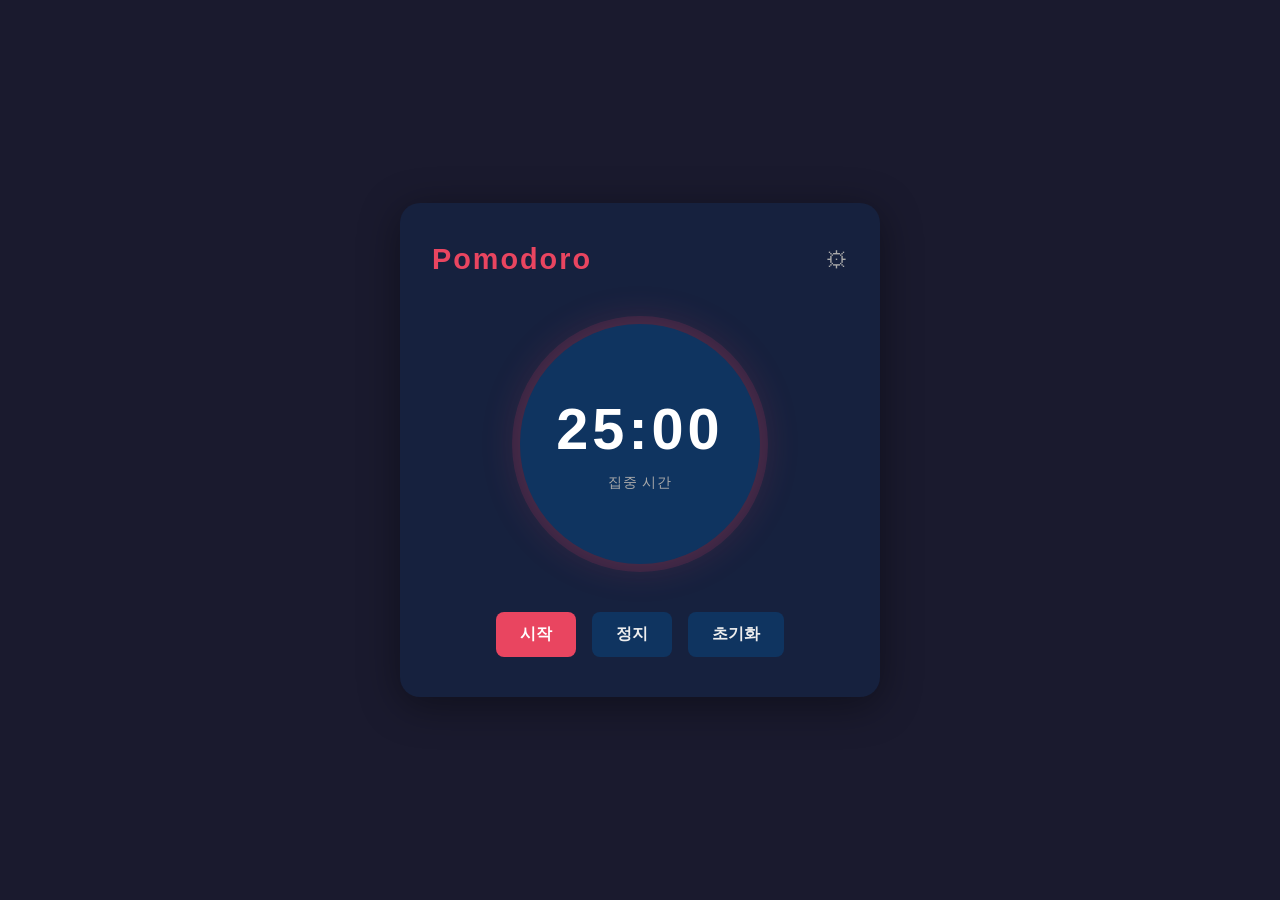
<file: index.html>
<!DOCTYPE html>
<html lang="ko">
<head>
  <meta charset="UTF-8" />
  <meta name="viewport" content="width=device-width, initial-scale=1.0" />
  <title>Pomodoro</title>
  <link rel="stylesheet" href="index.css" />
</head>
<body>
  <div class="container">
    <header class="header">
      <h1 class="title">Pomodoro</h1>
      <a class="btn-settings" href="setting.html" aria-label="설정">&#9881;</a>
    </header>

    <main class="main">
      <div class="timer-display">
        <span class="timer-time">25:00</span>
        <span class="timer-label">집중 시간</span>
      </div>

      <div class="controls">
        <button class="btn btn-start">시작</button>
        <button class="btn btn-stop">정지</button>
        <button class="btn btn-reset">초기화</button>
      </div>
    </main>
  </div>
  <script src="index.js"></script>
</body>
</html>
</file>
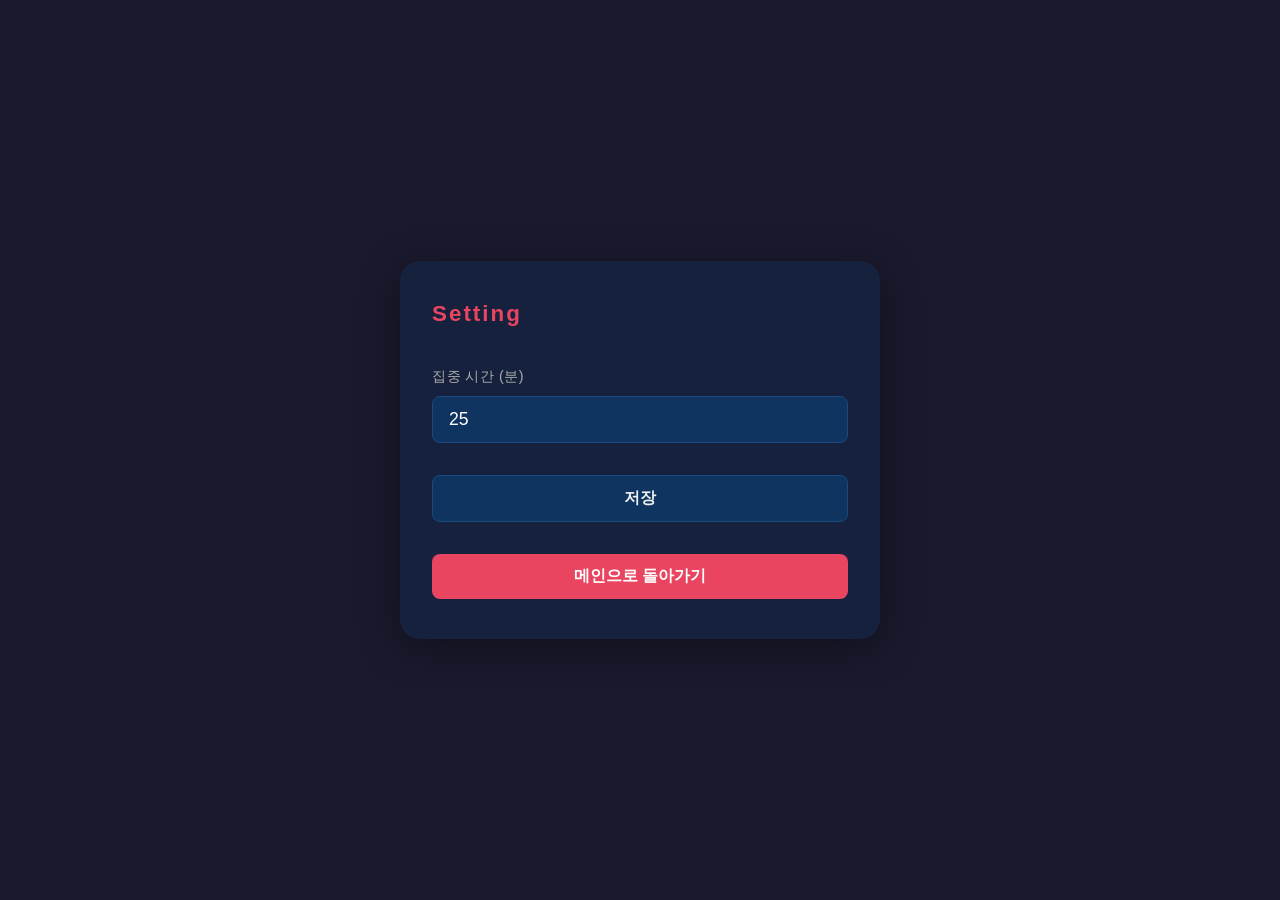
<file: setting.html>
<!DOCTYPE html>
<html lang="ko">
<head>
  <meta charset="UTF-8" />
  <meta name="viewport" content="width=device-width, initial-scale=1.0" />
  <title>Pomodoro - Setting</title>
  <link rel="stylesheet" href="setting.css" />
</head>
<body>
  <div class="container">
    <header class="header">
      <h3 class="title">Setting</h3>
    </header>

    <main class="main">
      <div class="form-group">
        <label class="form-label" for="timer-minutes">집중 시간 (분)</label>
        <input
          class="form-input"
          type="number"
          id="timer-minutes"
          min="1"
          max="60"
          value="25"
          placeholder="25"
        />
      </div>

      <button class="btn btn-save" id="btn-save">저장</button>
      <a class="btn btn-back" href="index.html">메인으로 돌아가기</a>
    </main>
  </div>
  <script src="setting.js"></script>
</body>
</html>
</file>
<file: index.css>
*, *::before, *::after {
  box-sizing: border-box;
  margin: 0;
  padding: 0;
}

body {
  min-height: 100vh;
  display: flex;
  justify-content: center;
  align-items: center;
  background-color: #1a1a2e;
  font-family: 'Segoe UI', sans-serif;
  color: #eee;
}

.container {
  width: 100%;
  max-width: 480px;
  padding: 40px 32px;
  background-color: #16213e;
  border-radius: 20px;
  box-shadow: 0 8px 40px rgba(0, 0, 0, 0.4);
}

/* Header */
.header {
  display: flex;
  justify-content: space-between;
  align-items: center;
  margin-bottom: 48px;
}

.title {
  font-size: 1.8rem;
  font-weight: 700;
  letter-spacing: 2px;
  color: #e94560;
}

.btn-settings {
  background: none;
  border: none;
  font-size: 1.4rem;
  color: #aaa;
  cursor: pointer;
  text-decoration: none;
  transition: color 0.2s, transform 0.3s;
}

.btn-settings:hover {
  color: #e94560;
  transform: rotate(45deg);
}

/* Timer */
.main {
  display: flex;
  flex-direction: column;
  align-items: center;
  gap: 48px;
}

.timer-display {
  display: flex;
  flex-direction: column;
  align-items: center;
  gap: 12px;
  background-color: #0f3460;
  border-radius: 50%;
  width: 240px;
  height: 240px;
  justify-content: center;
  box-shadow: 0 0 0 8px #e9456022, 0 0 40px #e9456033;
}

.timer-time {
  font-size: 3.6rem;
  font-weight: 700;
  letter-spacing: 4px;
  color: #fff;
}

.timer-label {
  font-size: 0.85rem;
  color: #aaa;
  letter-spacing: 1px;
}

/* Controls */
.controls {
  display: flex;
  gap: 16px;
}

.btn {
  padding: 12px 24px;
  border: none;
  border-radius: 8px;
  font-size: 1rem;
  font-weight: 600;
  cursor: pointer;
  transition: background-color 0.2s, transform 0.1s;
}

.btn:active {
  transform: scale(0.96);
}

.btn-start {
  background-color: #e94560;
  color: #fff;
}

.btn-start:hover {
  background-color: #c73652;
}

.btn-stop {
  background-color: #0f3460;
  color: #eee;
}

.btn-stop:hover {
  background-color: #1a4a80;
}

.btn-reset {
  background-color: #0f3460;
  color: #eee;
}

.btn-reset:hover {
  background-color: #1a4a80;
}
</file>
<file: setting.css>
*, *::before, *::after {
  box-sizing: border-box;
  margin: 0;
  padding: 0;
}

body {
  min-height: 100vh;
  display: flex;
  justify-content: center;
  align-items: center;
  background-color: #1a1a2e;
  font-family: 'Segoe UI', sans-serif;
  color: #eee;
}

.container {
  width: 100%;
  max-width: 480px;
  padding: 40px 32px;
  background-color: #16213e;
  border-radius: 20px;
  box-shadow: 0 8px 40px rgba(0, 0, 0, 0.4);
}

.header {
  margin-bottom: 40px;
}

.title {
  font-size: 1.4rem;
  font-weight: 700;
  letter-spacing: 2px;
  color: #e94560;
}

.main {
  display: flex;
  flex-direction: column;
  gap: 32px;
}

.form-group {
  display: flex;
  flex-direction: column;
  gap: 10px;
}

.form-label {
  font-size: 0.9rem;
  color: #aaa;
  letter-spacing: 0.5px;
}

.form-input {
  padding: 12px 16px;
  background-color: #0f3460;
  border: 1px solid #1a4a80;
  border-radius: 8px;
  color: #fff;
  font-size: 1.1rem;
  outline: none;
  transition: border-color 0.2s;
}

.form-input:focus {
  border-color: #e94560;
}

.btn-save {
  padding: 12px 24px;
  background-color: #0f3460;
  color: #eee;
  border: 1px solid #1a4a80;
  border-radius: 8px;
  font-size: 1rem;
  font-weight: 600;
  cursor: pointer;
  transition: background-color 0.2s, transform 0.1s;
}

.btn-save:hover:not(:disabled) {
  background-color: #1a4a80;
}

.btn-save:active:not(:disabled) {
  transform: scale(0.96);
}

.btn-save:disabled {
  opacity: 0.4;
  cursor: not-allowed;
}

.btn-back {
  display: inline-block;
  text-align: center;
  padding: 12px 24px;
  background-color: #e94560;
  color: #fff;
  border-radius: 8px;
  font-size: 1rem;
  font-weight: 600;
  text-decoration: none;
  transition: background-color 0.2s, transform 0.1s;
}

.btn-back:hover {
  background-color: #c73652;
}

.btn-back:active {
  transform: scale(0.96);
}
</file>
